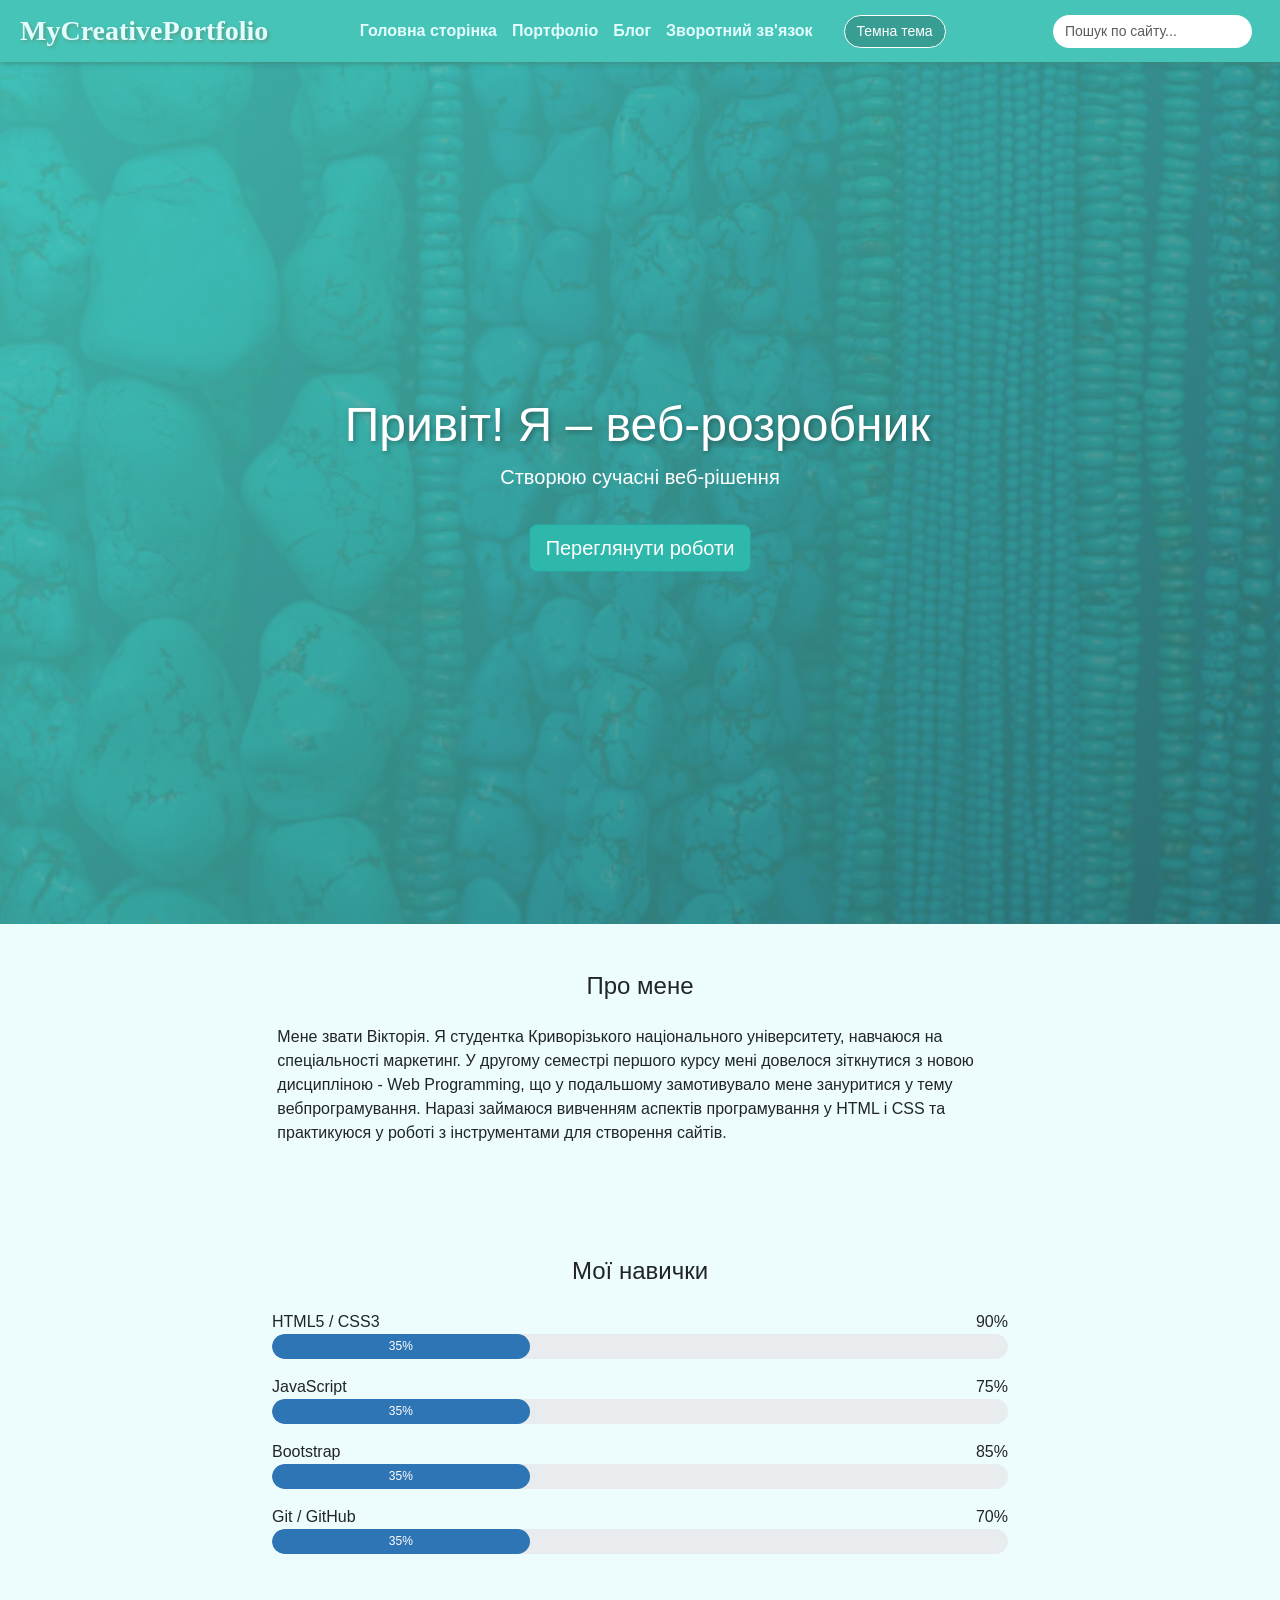
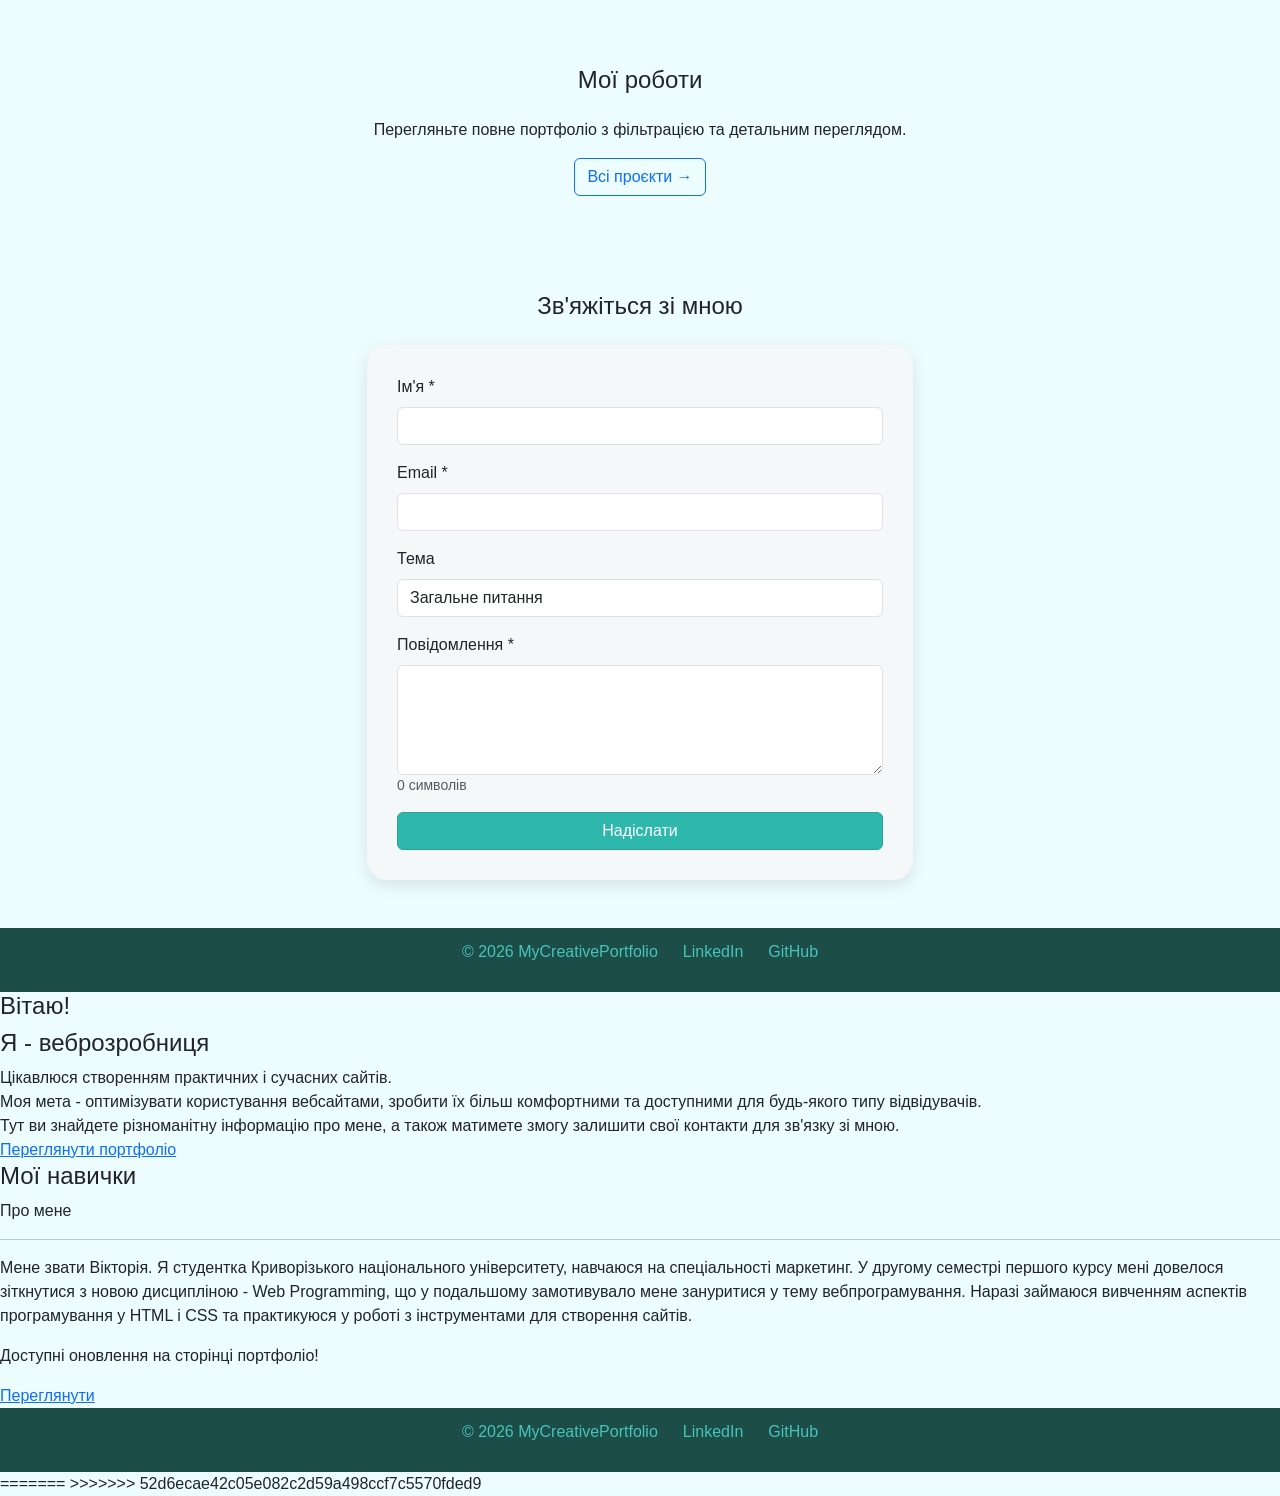
<file: index.html>
<<<<<<< HEAD
<!DOCTYPE html>
<html lang="ua">
<head>
    <meta charset="utf-8">
    <meta name="author" content="Волкова Вікторія Григорівна">
    <meta name="description" content="Мій перший вебсайт-портфоліо">
    <meta name="keywords" content="Перший вебсайт, веброзробник початківець, вебпортфоліо, креативне портфоліо">
    <title>CreativePortfolio</title>
    <link href="https://cdn.jsdelivr.net/npm/bootstrap@5.3.0/dist/css/bootstrap.min.css" rel="stylesheet">
    <link rel="stylesheet" href="css/style.css">
</head>
<body>
    <div id="loader" class="loader-container">
        <div class="spinner"></div>
        <p>Завантаження...</p>
    </div>
    <div class="wrapper">
        <header>
            <span class="logo">MyCreativePortfolio</span>
            <nav>
                <a class="nav-link" href="#hero">Головна</a>
                <a class="nav-link" href="#about">Про мене</a>
                <a class="nav-link" href="#skills">Навички</a>
                <a class="nav-link" href="#portfolio">Портфоліо</a>
                <a class="nav-link" href="#contact">Контакти</a>
                <button id="themeToggle" class="btn btn-outline-light btn-sm ms-3">🌓 Тема</button>
            </nav>
            <form class="d-flex ms-3">
                <input class="form-control form-control-sm me-2" type="search" id="siteSearch" placeholder="Пошук по сайту...">
            </form>
        </header>

        <main>
            <section id="hero" class="hero-section hidden">
                <div class="container text-center">
                    <h1>Привіт! Я – <span id="typingText"></span><span class="typing-cursor"></span></h1>
                    <p class="lead">Створюю сучасні веб-рішення</p>
                    <a href="#portfolio" class="btn btn-primary btn-lg mt-3">Переглянути роботи</a>
                </div>
            </section>
            <section id="about" class="about-section container py-5 hidden">
                <h2 class="text-center mb-4">Про мене</h2>
                <div class="row">
                    <div class="col-md-8 mx-auto">
                        <p>Мене звати Вікторія. Я студентка Криворізького національного університету, навчаюся на спеціальності маркетинг. У другому семестрі першого курсу мені довелося зіткнутися з новою дисципліною - Web Programming, що у подальшому замотивувало мене зануритися у тему вебпрограмування. Наразі займаюся вивченням аспектів програмування у HTML і CSS та практикуюся у роботі з інструментами для створення сайтів.</p>
                    </div>
                </div>
            </section>
            <section id="skills" class="skills-section py-5 hidden">
                <div class="container">
                    <h2 class="text-center mb-4">Мої навички</h2>
                    <div class="row justify-content-center">
                        <div class="col-md-8">
                            <div class="skill-item mb-3">
                                <div class="d-flex justify-content-between">
                                    <span>HTML5 / CSS3</span>
                                    <span class="skill-percent">90%</span>
                                </div>
                                <div class="progress">
                                    <div class="progress-bar" data-target="90" style="width: 0%">0%</div>
                                </div>
                            </div>
                            <div class="skill-item mb-3">
                                <div class="d-flex justify-content-between">
                                    <span>JavaScript</span>
                                    <span class="skill-percent">75%</span>
                                </div>
                                <div class="progress">
                                    <div class="progress-bar" data-target="75" style="width: 0%">0%</div>
                                </div>
                            </div>
                            <div class="skill-item mb-3">
                                <div class="d-flex justify-content-between">
                                    <span>Bootstrap</span>
                                    <span class="skill-percent">85%</span>
                                </div>
                                <div class="progress">
                                    <div class="progress-bar" data-target="85" style="width: 0%">0%</div>
                                </div>
                            </div>
                            <div class="skill-item mb-3">
                                <div class="d-flex justify-content-between">
                                    <span>Git / GitHub</span>
                                    <span class="skill-percent">70%</span>
                                </div>
                                <div class="progress">
                                    <div class="progress-bar" data-target="70" style="width: 0%">0%</div>
                                </div>
                            </div>
                        </div>
                    </div>
                </div>
            </section>
            <section id="portfolio" class="portfolio-section py-5 hidden">
                <div class="container text-center">
                    <h2 class="mb-4">Мої роботи</h2>
                    <p>Перегляньте повне портфоліо з фільтрацією та детальним переглядом.</p>
                    <a href="portfolio.html" class="btn btn-outline-primary">Всі проєкти →</a>
                </div>
            </section>
            <section id="contact" class="contact-section py-5 hidden">
                <div class="container">
                    <h2 class="text-center mb-4">Зв'яжіться зі мною</h2>
                    <div class="row justify-content-center">
                        <div class="col-md-6">
                            <div class="contact-card">
                                <form id="contactForm" onsubmit="return validateForm()">
                                    <div class="mb-3">
                                        <label class="form-label">Ім'я *</label>
                                        <input type="text" class="form-control" id="name" required>
                                        <div class="error-message" id="nameError"></div>
                                    </div>
                                    <div class="mb-3">
                                        <label class="form-label">Email *</label>
                                        <input type="email" class="form-control" id="email" required>
                                        <div class="error-message" id="emailError"></div>
                                    </div>
                                    <div class="mb-3">
                                        <label class="form-label">Тема</label>
                                        <select class="form-control" id="topic">
                                            <option>Загальне питання</option>
                                            <option>Співпраця</option>
                                            <option>Консультація</option>
                                        </select>
                                    </div>
                                    <div class="mb-3">
                                        <label class="form-label">Повідомлення *</label>
                                        <textarea class="form-control" id="message" rows="4" onkeyup="countCharacters()" required></textarea>
                                        <small id="charCount" class="text-muted">0 символів</small>
                                        <div class="error-message" id="messageError"></div>
                                    </div>
                                    <button type="submit" class="btn btn-primary w-100">Надіслати</button>
                                </form>
                                <div id="successMessage" class="alert alert-success mt-3" style="display:none;">Дякуємо! Ваше повідомлення надіслано.</div>
                            </div>
                        </div>
                    </div>
                </div>
            </section>
        </main>
    </div>

    <footer>
        <p class="copyright">&copy; 2026 MyCreativePortfolio</p>
        <p class="links"><a href="https://ua.linkedin.com/in/viktoria-volkova-a5588b3b1">LinkedIn</a></p>
        <p class="links"><a href="https://github.com/vivicavolkova990">GitHub</a></p>
    </footer>
    <button id="scrollTopBtn" class="scroll-top-btn" title="Прокрутити нагору">↑</button>
    <script src="https://cdn.jsdelivr.net/npm/bootstrap@5.3.0/dist/js/bootstrap.bundle.min.js"></script>
    <script src="js/storage.js"></script>
    <script src="js/scroll-reveal.js"></script>
    <script src="js/smooth-scroll.js"></script>
    <script src="js/typing.js"></script>
    <script src="js/main.js"></script>
</body>
<!DOCTYPE html>
<html lang="ua">
<head>
    <meta charset="utf-8">
    <meta name="author" content="Волкова Вікторія Григорівна">
    <meta name="description" content="Мій перший вебсайт-портфоліо">
    <meta name="keywords" content="Перший вебсайт, веброзробник початківець, вебпортфоліо, креативне портфоліо">
    <title>CreativePotfolio</title>
    <link href="https://cdn.jsdelivr.net/npm/bootstrap@5.3.0/dist/css/bootstrap.min.css" rel="stylesheet">
    <link rel="stylesheet" href="css/style.css">
</head>
<body>

    <div class="wrapper">
<header>
  <span class="logo">MyCreativePortfolio</span>
  <nav>
    <a href="index.html">Головна сторінка</a>
    <a href="portfolio.html">Портфоліо</a>
    <a href="blog.html">Блог</a>
    <a href="contact.html">Зворотний зв'язок</a>
    <button id="themeToggle" class="btn btn-warning btn-sm ms-3">Темна тема</button>
  </nav>
  <form class="d-flex ms-3">
    <input class="form-control form-control-sm me-2" type="search" id="siteSearch" placeholder="Пошук по сайту...">
  </form>
</header>
        <main>
            <h1>Вітаю!</h1>
            <h2>Я - веброзробниця</h2>
            <div class="maininfo"> Цікавлюся створенням практичних і сучасних сайтів. <br> Моя мета - оптимізувати користування вебсайтами, зробити їх більш комфортними та доступними для будь-якого типу відвідувачів. <br> Тут ви знайдете різноманітну інформацію про мене, а також матимете змогу залишити свої контакти для зв'язку зі мною.</div>
            <a href="portfolio.html" target="_self" class="fifthbutton">Переглянути портфоліо</a>
        </main>
        <div class="myskills">
            <h3 class="firstp">Мої навички</h3>
            <div id="skillsList"></div>
        </div>

        <div class="firstelement">
            <p class="thirdp">Про мене</p>
            <hr>
            <p class="abtmeparagraph">Мене звати Вікторія. Я студентка Криворізького національного університету, навчаюся на спеціальності маркетинг.
У другому семестрі першого курсу мені довелося зіткнутися з новою дисципліною - Web Programming, що у подальшому замотивувало мене зануритися у тему вебпрограмування.
Наразі займаюся вивченням аспектів програмування у HTML і CSS та практикуюся у роботі з інструментами для створення сайтів.</p>
        </div>
    </div>

    <div class="popup-banner">
        <p>Доступні оновлення на сторінці портфоліо!</p>
        <a href="portfolio.html" class="popup-btn">Переглянути</a>
    </div>
    <footer>
    <p class="copyright">&copy; 2026 MyCreativePortfolio</p>
    <p class="links"><a href="https://ua.linkedin.com/in/viktoria-volkova-a5588b3b1">LinkedIn</a></p>
    <p class="links"><a href="https://github.com/vivicavolkova990">GitHub</a></p>
    </footer>
    <button id="scrollTopBtn" class="scroll-top-btn" title="Прокрутити нагору">↑</button>
<script src="https://cdn.jsdelivr.net/npm/bootstrap@5.3.0/dist/js/bootstrap.bundle.min.js"></script>
<script src="js/storage.js"></script>
<script src="js/scroll-reveal.js"></script>
<script src="js/smooth-scroll.js"></script>
<script src="js/typing.js"></script>
<script src="js/main.js"></script>
</body>
=======
>>>>>>> 52d6ecae42c05e082c2d59a498ccf7c5570fded9
</html>
</file>
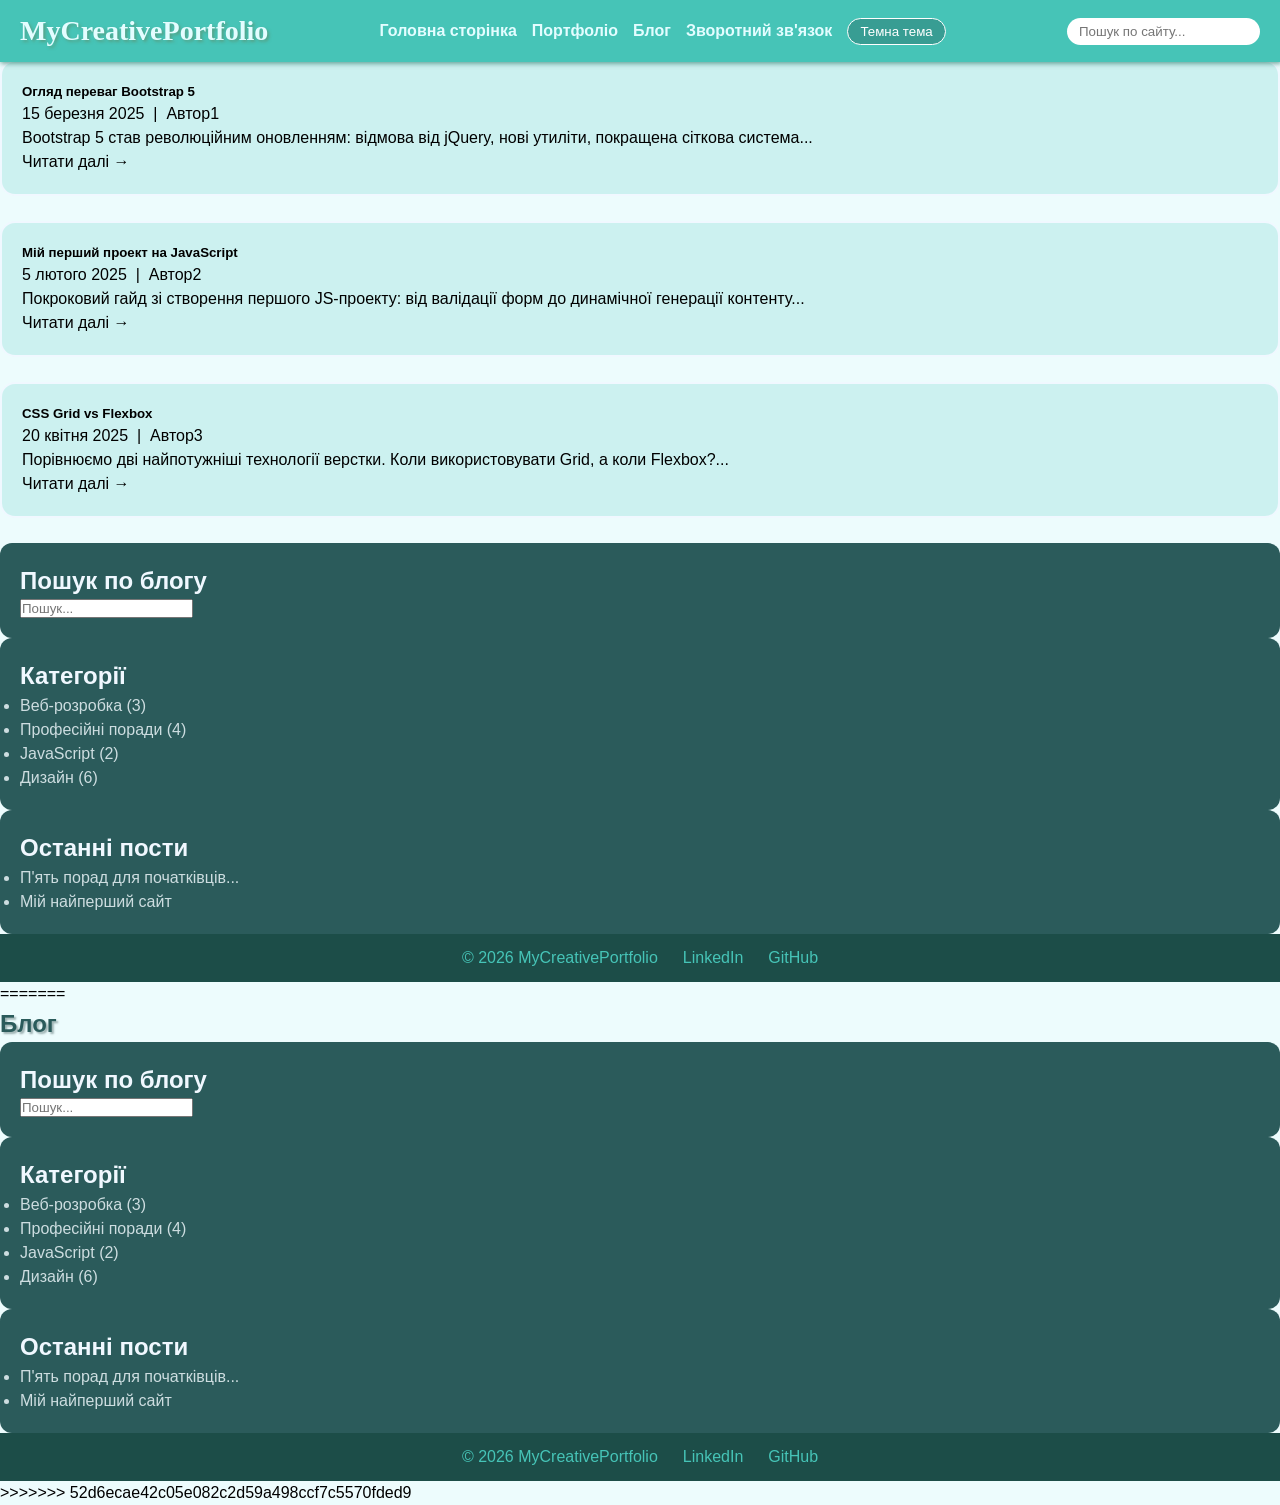
<file: blog.html>
<<<<<<< HEAD
<!DOCTYPE html>
<html lang="ua">
    <head>
        <meta charset="utf-8">
        <meta name="author" content="Волкова Вікторія Григорівна">
        <meta name="description" content="Мій перший вебсайт-портфоліо">
        <meta name="keywords" content="Перший вебсайт, веброзробник початківець, вебпортфоліо, креативне портфоліо">
        <title>Blog</title>
        <link rel="stylesheet" href="css/style.css">
    </head>
    <body>
<header>
  <span class="logo">MyCreativePortfolio</span>
  <nav>
    <a href="index.html">Головна сторінка</a>
    <a href="portfolio.html">Портфоліо</a>
    <a href="blog.html">Блог</a>
    <a href="contact.html">Зворотний зв'язок</a>
    <button id="themeToggle" class="btn btn-warning btn-sm ms-3">Темна тема</button>
  </nav>
  <form class="d-flex ms-3">
    <input class="form-control form-control-sm me-2" type="search" id="siteSearch" placeholder="Пошук по сайту...">
  </form>
</header>
        <section class="blog-section container">
        <h1>Блог</h1>
        <div class="blog-layout">
        <div class="posts">
<div id="blogPosts"></div>
<aside class="sidebar">
  <div class="sidebar-card">
    <h3>Пошук по блогу</h3>
    <input type="text" class="form-control" id="blogSearch" placeholder="Пошук...">
  </div>
  <div class="sidebar-card">
    <h3>Категорії</h3>
    <ul>
      <li>Веб-розробка (3)</li>
      <li>Професійні поради (4)</li>
      <li>JavaScript (2)</li>
      <li>Дизайн (6)</li>
    </ul>
  </div>
  <div class="sidebar-card">
    <h3>Останні пости</h3>
    <ul>
      <li>П'ять порад для початківців...</li>
      <li>Мій найперший сайт</li>
    </ul>
  </div>
</aside>
        </div>
    </section>
<footer>
    <p class="copyright">&copy; 2026 MyCreativePortfolio</p>
    <p class="links"><a href="https://ua.linkedin.com/in/viktoria-volkova-a5588b3b1">LinkedIn</a></p>
    <p class="links"><a href="https://github.com/vivicavolkova990">GitHub</a></p>
</footer>
<!-- <script src="js/blog.js"></script> -->
<script src="js/blog.js"></script>
<script src="js/storage.js"></script>
<script src="js/scroll-reveal.js"></script>
<script src="js/smooth-scroll.js"></script>
<script src="js/typing.js"></script>
<script src="js/main.js"></script>
    </body>
=======
<!DOCTYPE html>
<html lang="ua">
    <head>
        <meta charset="utf-8">
        <meta name="author" content="Волкова Вікторія Григорівна">
        <meta name="description" content="Мій перший вебсайт-портфоліо">
        <meta name="keywords" content="Перший вебсайт, веброзробник початківець, вебпортфоліо, креативне портфоліо">
        <title>Blog</title>
        <link rel="stylesheet" href="css/style.css">
    </head>
    <body>
<header>
  <span class="logo">MyCreativePortfolio</span>
  <nav>
    <a href="index.html">Головна сторінка</a>
    <a href="portfolio.html">Портфоліо</a>
    <a href="blog.html">Блог</a>
    <a href="contact.html">Зворотний зв'язок</a>
    <button id="themeToggle" class="btn btn-warning btn-sm ms-3">Темна тема</button>
  </nav>
  <form class="d-flex ms-3">
    <input class="form-control form-control-sm me-2" type="search" id="siteSearch" placeholder="Пошук по сайту...">
  </form>
</header>
        <section class="blog-section container">
        <h1>Блог</h1>
        <div class="blog-layout">
        <div class="posts">
<div id="blogPosts"></div>
<aside class="sidebar">
  <div class="sidebar-card">
    <h3>Пошук по блогу</h3>
    <input type="text" class="form-control" id="blogSearch" placeholder="Пошук...">
  </div>
  <div class="sidebar-card">
    <h3>Категорії</h3>
    <ul>
      <li>Веб-розробка (3)</li>
      <li>Професійні поради (4)</li>
      <li>JavaScript (2)</li>
      <li>Дизайн (6)</li>
    </ul>
  </div>
  <div class="sidebar-card">
    <h3>Останні пости</h3>
    <ul>
      <li>П'ять порад для початківців...</li>
      <li>Мій найперший сайт</li>
    </ul>
  </div>
</aside>
        </div>
    </section>
<footer>
    <p class="copyright">&copy; 2026 MyCreativePortfolio</p>
    <p class="links"><a href="https://ua.linkedin.com/in/viktoria-volkova-a5588b3b1">LinkedIn</a></p>
    <p class="links"><a href="https://github.com/vivicavolkova990">GitHub</a></p>
</footer>
<!-- <script src="js/blog.js"></script> -->
<script src="js/blog.js"></script>
    </body>
>>>>>>> 52d6ecae42c05e082c2d59a498ccf7c5570fded9
</html>
</file>
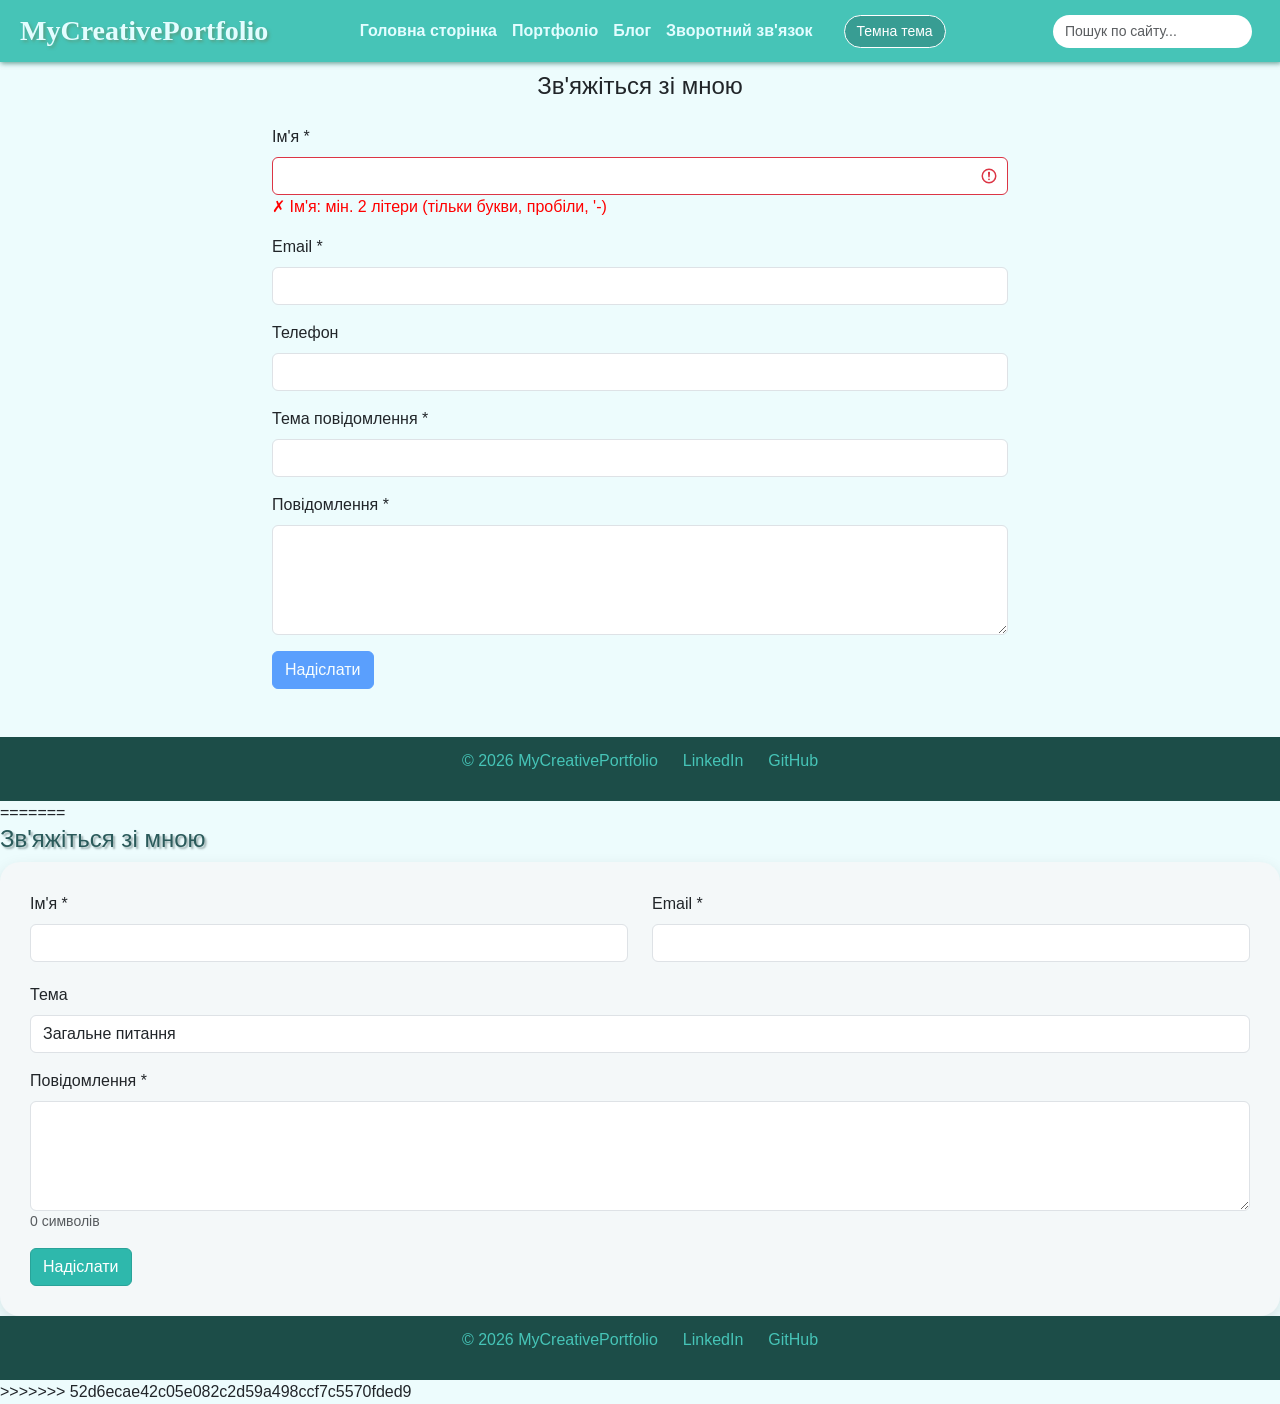
<file: contact.html>
<<<<<<< HEAD
<!DOCTYPE html>
<html lang="ua">
<head>
    <meta charset="utf-8">
    <meta name="author" content="Волкова Вікторія Григорівна">
    <meta name="description" content="Мій перший вебсайт-портфоліо">
    <meta name="keywords" content="Перший вебсайт, веброзробник початківець, вебпортфоліо, креативне портфоліо">
    <title>Contact</title>
    <link href="https://cdn.jsdelivr.net/npm/bootstrap@5.3.0/dist/css/bootstrap.min.css" rel="stylesheet">
    <link rel="stylesheet" href="css/style.css">
</head>
<body>
    <div id="loader" class="loader-container">
        <div class="spinner"></div>
        <p>Завантаження...</p>
    </div>
<header>
  <span class="logo">MyCreativePortfolio</span>
  <nav>
    <a href="index.html">Головна сторінка</a>
    <a href="portfolio.html">Портфоліо</a>
    <a href="blog.html">Блог</a>
    <a href="contact.html">Зворотний зв'язок</a>
    <button id="themeToggle" class="btn btn-warning btn-sm ms-3">Темна тема</button>
  </nav>
  <form class="d-flex ms-3">
    <input class="form-control form-control-sm me-2" type="search" id="siteSearch" placeholder="Пошук по сайту...">
  </form>
</header>
<section class="contact-section py-5">
    <div class="container">
        <h2 class="text-center mb-4">Зв'яжіться зі мною</h2>
        <div class="row justify-content-center">
            <div class="col-md-8">
                <form id="contactForm" novalidate>
                    <div class="mb-3">
                        <label class="form-label">Ім'я *</label>
                        <input type="text" id="nameInput" class="form-control" required>
                        <div class="validation-msg"></div>
                    </div>
                    <div class="mb-3">
                        <label class="form-label">Email *</label>
                        <input type="email" id="emailInput" class="form-control" required>
                        <div class="validation-msg"></div>
                    </div>
                    <div class="mb-3">
                        <label class="form-label">Телефон</label>
                        <input type="tel" id="phoneInput" class="form-control">
                        <div class="validation-msg"></div>
                    </div>
                    <div class="mb-3">
                        <label class="form-label">Тема повідомлення *</label>
                        <input type="text" id="subjectInput" class="form-control" required>
                        <div class="validation-msg"></div>
                    </div>
                    <div class="mb-3">
                        <label class="form-label">Повідомлення *</label>
                        <textarea id="messageInput" class="form-control" rows="4" required></textarea>
                        <div class="validation-msg"></div>
                    </div>
                    <button type="submit" id="submitBtn" class="btn btn-primary" disabled>Надіслати</button>
                </form>
            </div>
        </div>
    </div>
</section>

    <footer>
    <p class="copyright">&copy; 2026 MyCreativePortfolio</p>
    <p class="links"><a href="https://ua.linkedin.com/in/viktoria-volkova-a5588b3b1">LinkedIn</a></p>
    <p class="links"><a href="https://github.com/vivicavolkova990">GitHub</a></p>
    </footer>
    <button id="scrollTopBtn" class="scroll-top-btn" title="Прокрутити нагору">↑</button>
    <script src="https://cdn.jsdelivr.net/npm/bootstrap@5.3.0/dist/js/bootstrap.bundle.min.js"></script>
    <script src="js/main.js"></script>
    <script src="js/storage.js"></script>
<script src="js/scroll-reveal.js"></script>
<script src="js/smooth-scroll.js"></script>
<script src="js/typing.js"></script>
</body>
=======
<!DOCTYPE html>
<html lang="ua">
<head>
    <meta charset="utf-8">
    <meta name="author" content="Волкова Вікторія Григорівна">
    <meta name="description" content="Мій перший вебсайт-портфоліо">
    <meta name="keywords" content="Перший вебсайт, веброзробник початківець, вебпортфоліо, креативне портфоліо">
    <title>Contact</title>
    <link href="https://cdn.jsdelivr.net/npm/bootstrap@5.3.0/dist/css/bootstrap.min.css" rel="stylesheet">
    <link rel="stylesheet" href="css/style.css">
</head>
<body>
<header>
  <span class="logo">MyCreativePortfolio</span>
  <nav>
    <a href="index.html">Головна сторінка</a>
    <a href="portfolio.html">Портфоліо</a>
    <a href="blog.html">Блог</a>
    <a href="contact.html">Зворотний зв'язок</a>
    <button id="themeToggle" class="btn btn-warning btn-sm ms-3">Темна тема</button>
  </nav>
  <form class="d-flex ms-3">
    <input class="form-control form-control-sm me-2" type="search" id="siteSearch" placeholder="Пошук по сайту...">
  </form>
</header>
    <section class="contact-section">
        <h1>Зв'яжіться зі мною</h1>
        <div class="contact-card">
            <form id="contactForm" onsubmit="return validateForm()">
                <div class="row mb-3">
                    <div class="col-md-6">
                        <label class="form-label">Ім'я *</label>
                        <input type="text" class="form-control" id="name" required>
                        <div class="error-message" id="nameError"></div>
                    </div>
                    <div class="col-md-6">
                        <label class="form-label">Email *</label>
                        <input type="email" class="form-control" id="email" required>
                        <div class="error-message" id="emailError"></div>
                    </div>
                </div>
                <div class="mb-3">
                    <label class="form-label">Тема</label>
                    <select class="form-control" id="topic">
                        <option>Загальне питання</option>
                        <option>Співпраця</option>
                        <option>Консультація</option>
                    </select>
                </div>
                <div class="mb-3">
                    <label class="form-label">Повідомлення *</label>
                    <textarea class="form-control" id="message" rows="4" onkeyup="countCharacters()" required></textarea>
                    <small id="charCount" class="text-muted">0 символів</small>
                    <div class="error-message" id="messageError"></div>
                </div>
                <button type="submit" class="btn btn-primary">Надіслати</button>
            </form>
            <div id="successMessage" class="alert alert-success mt-3" style="display:none;">
                Дякуємо! Ваше повідомлення надіслано.
            </div>
        </div>
    </section>

    <footer>
    <p class="copyright">&copy; 2026 MyCreativePortfolio</p>
    <p class="links"><a href="https://ua.linkedin.com/in/viktoria-volkova-a5588b3b1">LinkedIn</a></p>
    <p class="links"><a href="https://github.com/vivicavolkova990">GitHub</a></p>
    </footer>
    <button id="scrollTopBtn" class="scroll-top-btn" title="Прокрутити нагору">↑</button>
<script src="https://cdn.jsdelivr.net/npm/bootstrap@5.3.0/dist/js/bootstrap.bundle.min.js"></script>
<script src="js/storage.js"></script>
<script src="js/form-validation.js"></script>
</body>
>>>>>>> 52d6ecae42c05e082c2d59a498ccf7c5570fded9
</html>
</file>
<file: css/style.css>
* {
    margin: 0;
    padding: 0;
    box-sizing: border-box;
}
:root {
    --primary-hue: 175;
    --heading-size: 24px;
    --border-radius: 8px;
}
header {
    background-color: hsl(var(--primary-hue), 50%, 50%);
}
.btn-primary {
    background-color: hsl(var(--primary-hue), 60%, 45%);
    border-color: hsl(var(--primary-hue), 60%, 40%);
}
.btn-primary:hover {
    background-color: hsl(var(--primary-hue), 60%, 35%);
}
h1, h2, h3, .logo {
    font-size: var(--heading-size);
}
.card, .contact-card, .post-card, .sidebar-card, .progress {
    border-radius: var(--border-radius);
}
.table {
    border-radius: var(--border-radius);
    overflow: hidden;
}
#projectsTable tbody tr.selected {
    background-color: #fff3cd !important;
}
#projectsTable th {
    cursor: pointer;
    user-select: none;
}
#projectsTable th:hover {
    background-color: #cfe2ff;
}
/* drag-and-drop стилі */
.project-card.dragging {
    opacity: 0.5;
    cursor: grabbing;
}
.project-card {
    cursor: grab;
}
.project-card:active {
    cursor: grabbing;
}
html, body {
    height: 100%;
}

body {
    background-color: rgb(237, 252, 253);
    display: flex;
    flex-direction: column;
    font-family: 'Segoe UI', Tahoma, Geneva, Verdana, sans-serif;
    line-height: 1.5;
    transition: background-color 0.3s ease, color 0.3s ease;
}

.wrapper {
    flex: 1;
}

header {
    background-color: rgb(70, 196, 183);
    display: flex;
    align-items: center;
    justify-content: space-between;
    flex-wrap: wrap;
    position: fixed;
    width: 100%;
    top: 0;
    left: 0;
    padding: 10px 20px;
    margin: 0;
    box-shadow: 1px 1px 5px rgba(64, 131, 120, 0.5);
    z-index: 1000;
}

.logo {
    font-family: 'Times New Roman', Times, serif;
    font-weight: bolder;
    font-size: 1.75rem;
    color: rgb(227, 253, 255);
    text-shadow: 2px 2px 3px rgba(100, 130, 90, 0.5);
}

nav {
    display: flex;
    gap: 15px;
    align-items: center;
    flex-wrap: wrap;
}

nav a {
    color: rgb(227, 253, 255);
    text-decoration: none;
    font-weight: bold;
    transition: color 0.2s;
}

nav a:hover {
    color: #ffc107;
}

.nav-link.active {
    color: #ffc107 !important;
    text-decoration: underline;
    font-weight: bold;
}

#themeToggle {
    background-color: rgba(0,0,0,0.2);
    border: 1px solid white;
    color: white;
    border-radius: 20px;
    padding: 5px 12px;
    cursor: pointer;
    transition: all 0.2s;
}
#themeToggle:hover {
    background-color: rgba(255,255,255,0.3);
}

.d-flex.ms-3 {
    display: flex;
    margin-left: 10px;
}
#siteSearch {
    border-radius: 20px;
    border: none;
    padding: 6px 12px;
}

main, .container, section[id] {
    scroll-margin-top: 80px; 
}

section[id] {
    padding: 80px 20px 60px;
}

.hero-section {
    min-height: 100vh;
    display: flex;
    align-items: center;
    justify-content: center;
    text-align: center;
    background: linear-gradient(135deg, rgb(70,196,183,0.9), rgb(45,117,117,0.9)), url('../images/background.jpg');
    background-size: cover;
    background-position: center;
    color: white;
}

.hero-section h1 {
    font-size: 3rem;
    text-shadow: 2px 2px 5px rgba(0,0,0,0.3);
}

.typing-cursor {
    display: inline-block;
    width: 3px;
    background-color: #ffc107;
    margin-left: 2px;
    animation: blink 0.7s infinite;
}

@keyframes blink {
    0%, 100% { opacity: 1; }
    50% { opacity: 0; }
}

.about-section, .skills-section, .portfolio-section, .contact-section {
    background-color: transparent;
}

.hidden {
    opacity: 0;
    transform: translateY(30px);
    transition: opacity 0.6s ease-out, transform 0.6s ease-out;
}
.visible {
    opacity: 1;
    transform: translateY(0);
}

.skill-item {
    margin-bottom: 1.5rem;
}
.progress {
    background-color: #e9ecef;
    border-radius: 20px;
    height: 25px;
    overflow: hidden;
}
.progress-bar {
    background-color: #2E75B6;
    width: 0%;
    height: 100%;
    line-height: 25px;
    color: white;
    text-align: center;
    border-radius: 20px;
    transition: width 0.1s linear;
}
.card {
    background-color: rgba(70, 196, 183, 0.2);
    border: 2px solid rgba(255,255,255,0.5);
    border-radius: 15px;
    transition: transform 0.2s, box-shadow 0.2s;
}
.card:hover {
    transform: translateY(-5px);
    box-shadow: 0 10px 20px rgba(0,0,0,0.1);
}

.contact-card {
    background-color: #f4f8f9;
    border-radius: 20px;
    padding: 30px;
    box-shadow: 0 5px 15px rgba(0,0,0,0.1);
}
.form-control:focus {
    border-color: #3fb3a9;
    box-shadow: 0 0 5px rgba(63,179,169,0.5);
}
.error-message {
    color: #dc3545;
    font-size: 0.85rem;
    margin-top: 5px;
}
#successMessage {
    background-color: #d4edda;
    color: #155724;
}

footer {
    background-color: rgb(28, 77, 72);
    color: rgb(70, 196, 183);
    display: flex;
    justify-content: center;
    align-items: center;
    gap: 25px;
    padding: 12px 20px;
    margin-top: auto;
}
footer a {
    color: rgb(70, 196, 183);
    text-decoration: none;
}
footer a:hover {
    color: white;
}

.scroll-top-btn {
    position: fixed;
    bottom: 30px;
    right: 30px;
    display: none;
    width: 50px;
    height: 50px;
    background-color: #2E75B6;
    color: white;
    border: none;
    border-radius: 50%;
    font-size: 24px;
    cursor: pointer;
    z-index: 1000;
    transition: all 0.3s;
}
.scroll-top-btn:hover {
    background-color: #D4A843;
    transform: translateY(-5px);
}

.welcome-toast {
    position: fixed;
    bottom: 100px;
    left: 20px;
    background-color: #2c3e50;
    color: white;
    padding: 12px 20px;
    border-radius: 8px;
    z-index: 1100;
    box-shadow: 0 4px 12px rgba(0,0,0,0.2);
    animation: fadeOut 5s forwards;
}
@keyframes fadeOut {
    0% { opacity: 1; }
    70% { opacity: 1; }
    100% { opacity: 0; visibility: hidden; }
}

.lightbox-overlay {
    position: fixed;
    top: 0; left: 0;
    width: 100%; height: 100%;
    background: rgba(0,0,0,0.85);
    display: flex;
    align-items: center;
    justify-content: center;
    z-index: 2000;
}
.lightbox-content {
    background: white;
    border-radius: 12px;
    max-width: 600px;
    width: 90%;
    overflow: hidden;
    position: relative;
    animation: fadeIn 0.3s ease;
}
.lightbox-content img {
    width: 100%;
    max-height: 400px;
    object-fit: cover;
}
.lightbox-close {
    position: absolute;
    top: 10px; right: 15px;
    font-size: 28px;
    color: white;
    cursor: pointer;
    background: rgba(0,0,0,0.5);
    width: 36px; height: 36px;
    border-radius: 50%;
    display: flex;
    align-items: center;
    justify-content: center;
}
.lightbox-nav {
    display: flex;
    justify-content: space-between;
    padding: 12px 16px;
}
.lightbox-nav button {
    padding: 6px 20px;
    border: 2px solid #2E75B6;
    border-radius: 6px;
    background: white;
    color: #2E75B6;
    cursor: pointer;
    font-weight: 600;
}
.lightbox-nav button:hover {
    background: #2E75B6;
    color: white;
}

body.dark-theme {
    background-color: #1a1a2e;
    color: #e0e0e0;
}
body.dark-theme header {
    background-color: #16213e !important;
}
body.dark-theme .card,
body.dark-theme .post-card,
body.dark-theme .contact-card,
body.dark-theme .sidebar-card {
    background-color: #16213e;
    color: #e0e0e0;
    border-color: #2c2c54;
}
body.dark-theme footer {
    background-color: #0f0f1a;
}
body.dark-theme .progress {
    background-color: #2c2c54;
}
body.dark-theme .progress-bar {
    background-color: #ffc107;
    color: #1a1a2e;
}
body.dark-theme .btn-outline-light {
    border-color: #ffc107;
    color: #ffc107;
}
body.dark-theme .lightbox-content {
    background: #2c2c2c;
    color: white;
}
body.dark-theme .lightbox-nav button {
    background: #444;
    color: white;
    border-color: #ffc107;
}
body.dark-theme .lightbox-nav button:hover {
    background: #ffc107;
    color: #1a1a2e;
}
body.dark-theme .welcome-toast {
    background-color: #ffc107;
    color: #1a1a2e;
}

.portfolio h1, .blog-section h1, .contact-section h1 {
    color: rgb(43, 91, 91);
    text-shadow: 2px 2px 2px rgba(25, 54, 54, 0.375);
}
.post-card {
    background: rgba(70, 196, 183, 0.2);
    border-radius: 15px;
    border: 2px solid aliceblue;
    padding: 20px;
    margin-bottom: 25px;
}
.sidebar-card {
    background: rgb(43, 91, 91);
    color: aliceblue;
    padding: 20px;
    border-radius: 12px;
}
.sidebar-card li {
    color: #cddde0;
    cursor: pointer;
}
.sidebar-card li:hover {
    color: #ffc107;
}
.filter-btn.active {
    background-color: #2E75B6 !important;
    color: white;
}

@media (max-width: 768px) {
    header {
        flex-direction: column;
        gap: 10px;
    }
    nav {
        justify-content: center;
    }
    .hero-section h1 {
        font-size: 2rem;
    }
    section[id] {
        padding: 100px 15px 40px;
    }
}
</file>
